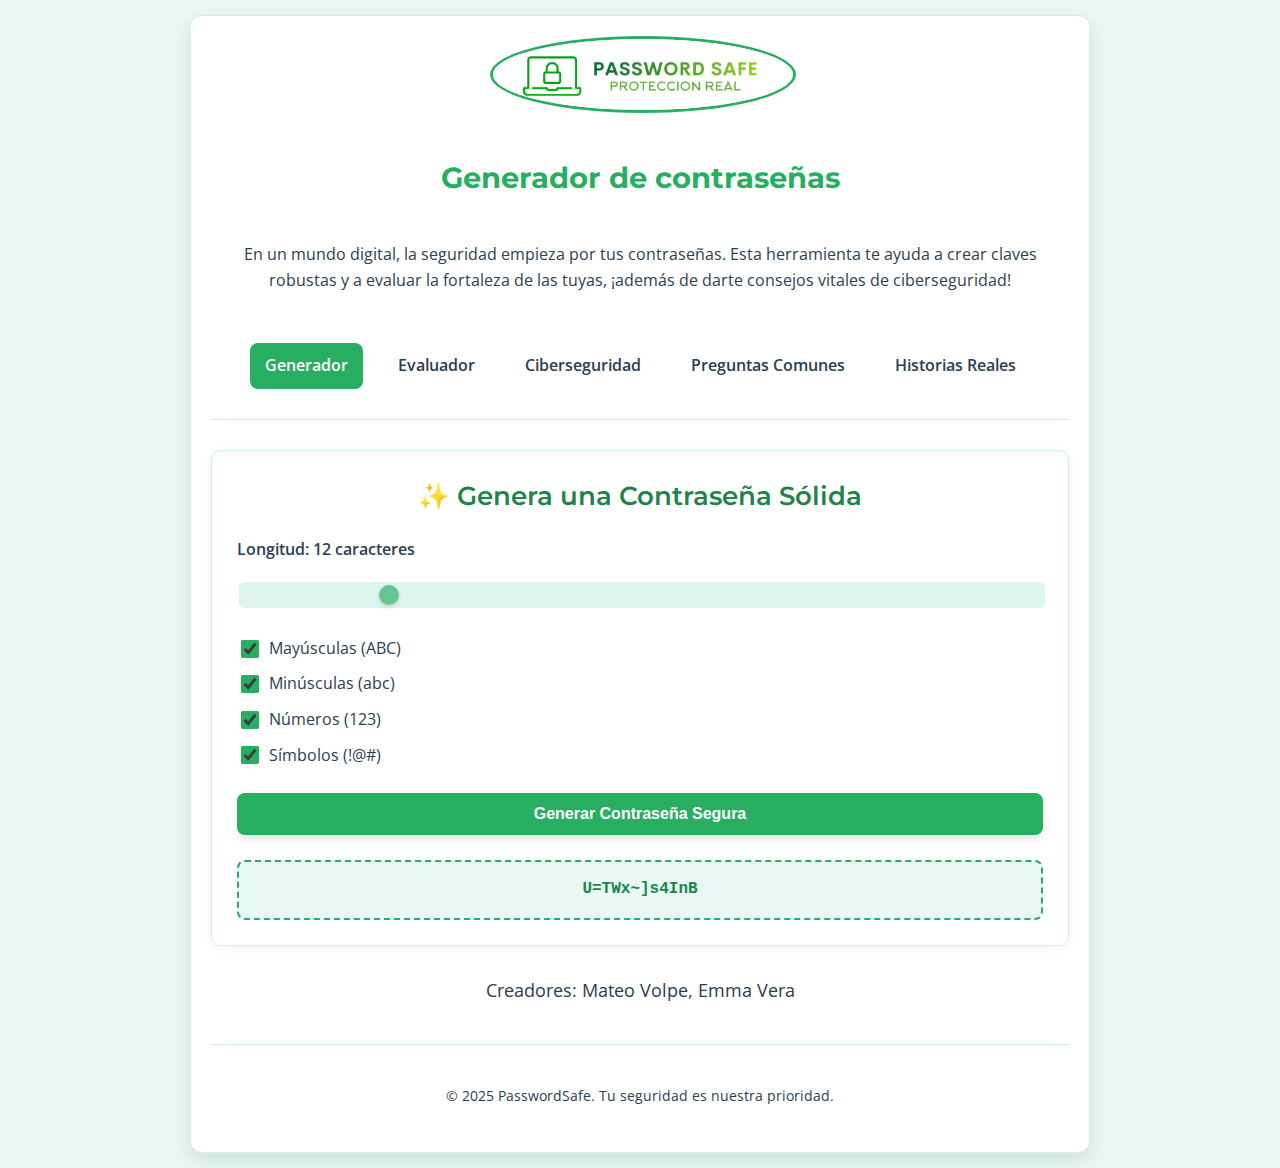
<file: index.html>
<!DOCTYPE html>
<html lang="es">
<head>
    <meta charset="UTF-8">
    <meta name="viewport" content="width=device-width, initial-scale=1.0">
    <title>PasswordSafe - Generador</title>
    <link rel="stylesheet" href="style.css">
    <link href="https://fonts.googleapis.com/css2?family=Montserrat:wght@400;700&family=Open+Sans:wght@400;600&display=swap" rel="stylesheet">
</head>
<body>
    <div class="container">
        <div class="header">
            <div class="logo">
                <img src="logopassword.png" alt="Logo de PasswordSafe" width="1200px" height="800px">
            </div>
            <h1>Generador de contraseñas</h1>
            <p>En un mundo digital, la seguridad empieza por tus contraseñas. Esta herramienta te ayuda a crear claves robustas y a evaluar la fortaleza de las tuyas, ¡además de darte consejos vitales de ciberseguridad!</p>
        </div>

        <nav class="nav">
            <a href="index.html" class="active">Generador</a>
            <a href="evaluador.html">Evaluador</a>
            <a href="ciberseguridad.html">Ciberseguridad</a>
            <a href="preguntas-comunes.html">Preguntas Comunes</a>
            <a href="historias-reales.html">Historias Reales</a>
        </nav>

        <hr>

        <div class="page-content">
            <div class="section">
                <h2 class="section-title">✨ Genera una Contraseña Sólida</h2>
                <div class="form-group">
                    <label for="passwordLength">Longitud: <span id="lengthValue">12</span> caracteres</label>
                    <input type="range" id="passwordLength" min="8" max="32" value="12">
                </div>
                <div class="checkbox-group">
                    <label><input type="checkbox" id="includeUppercase" checked> Mayúsculas (ABC)</label>
                    <label><input type="checkbox" id="includeLowercase" checked> Minúsculas (abc)</label>
                    <label><input type="checkbox" id="includeNumbers" checked> Números (123)</label>
                    <label><input type="checkbox" id="includeSymbols" checked> Símbolos (!@#)</label>
                </div>
                <button class="gen-button" onclick="generatePassword()">Generar Contraseña Segura</button>
                <div id="generatedPassword">Tu contraseña segura aparecerá aquí</div>
            </div>
        </div>

        <div class="creators">
            <p>Creadores: Mateo Volpe, Emma Vera</p>
        </div>

        <footer>
            <p>&copy; 2025 PasswordSafe. Tu seguridad es nuestra prioridad.</p>
        </footer>
    </div>

    <script>
        const lengthSlider = document.getElementById('passwordLength');
        const lengthValueSpan = document.getElementById('lengthValue');
        const generatedPasswordDiv = document.getElementById('generatedPassword');
        const uppercaseChars = 'ABCDEFGHIJKLMNOPQRSTUVWXYZ';
        const lowercaseChars = 'abcdefghijklmnopqrstuvwxyz';
        const numberChars = '0123456789';
        const symbolChars = '!@#$%^&*()_+~`|}{[]:;?><,./-=';

        lengthSlider.addEventListener('input', () => {
            lengthValueSpan.textContent = lengthSlider.value;
        });

        function generatePassword() {
            const length = lengthSlider.value;
            let characters = '';
            let password = '';
            const includeUppercase = document.getElementById('includeUppercase').checked;
            const includeLowercase = document.getElementById('includeLowercase').checked;
            const includeNumbers = document.getElementById('includeNumbers').checked;
            const includeSymbols = document.getElementById('includeSymbols').checked;

            if (includeUppercase) characters += uppercaseChars;
            if (includeLowercase) characters += lowercaseChars;
            if (includeNumbers) characters += numberChars;
            if (includeSymbols) characters += symbolChars;

            if (characters.length === 0) {
                generatedPasswordDiv.textContent = '¡Activa al menos una opción para generar!';
                return;
            }

            if (includeUppercase) password += uppercaseChars[Math.floor(Math.random() * uppercaseChars.length)];
            if (includeLowercase) password += lowercaseChars[Math.floor(Math.random() * lowercaseChars.length)];
            if (includeNumbers) password += numberChars[Math.floor(Math.random() * numberChars.length)];
            if (includeSymbols) password += symbolChars[Math.floor(Math.random() * symbolChars.length)];

            for (let i = password.length; i < length; i++) {
                password += characters[Math.floor(Math.random() * characters.length)];
            }

            password = password.split('').sort(() => 0.5 - Math.random()).join('');
            generatedPasswordDiv.textContent = password;
        }

        document.addEventListener('DOMContentLoaded', () => {
            generatePassword();
        });
    </script>
</body>
</html>
</file>
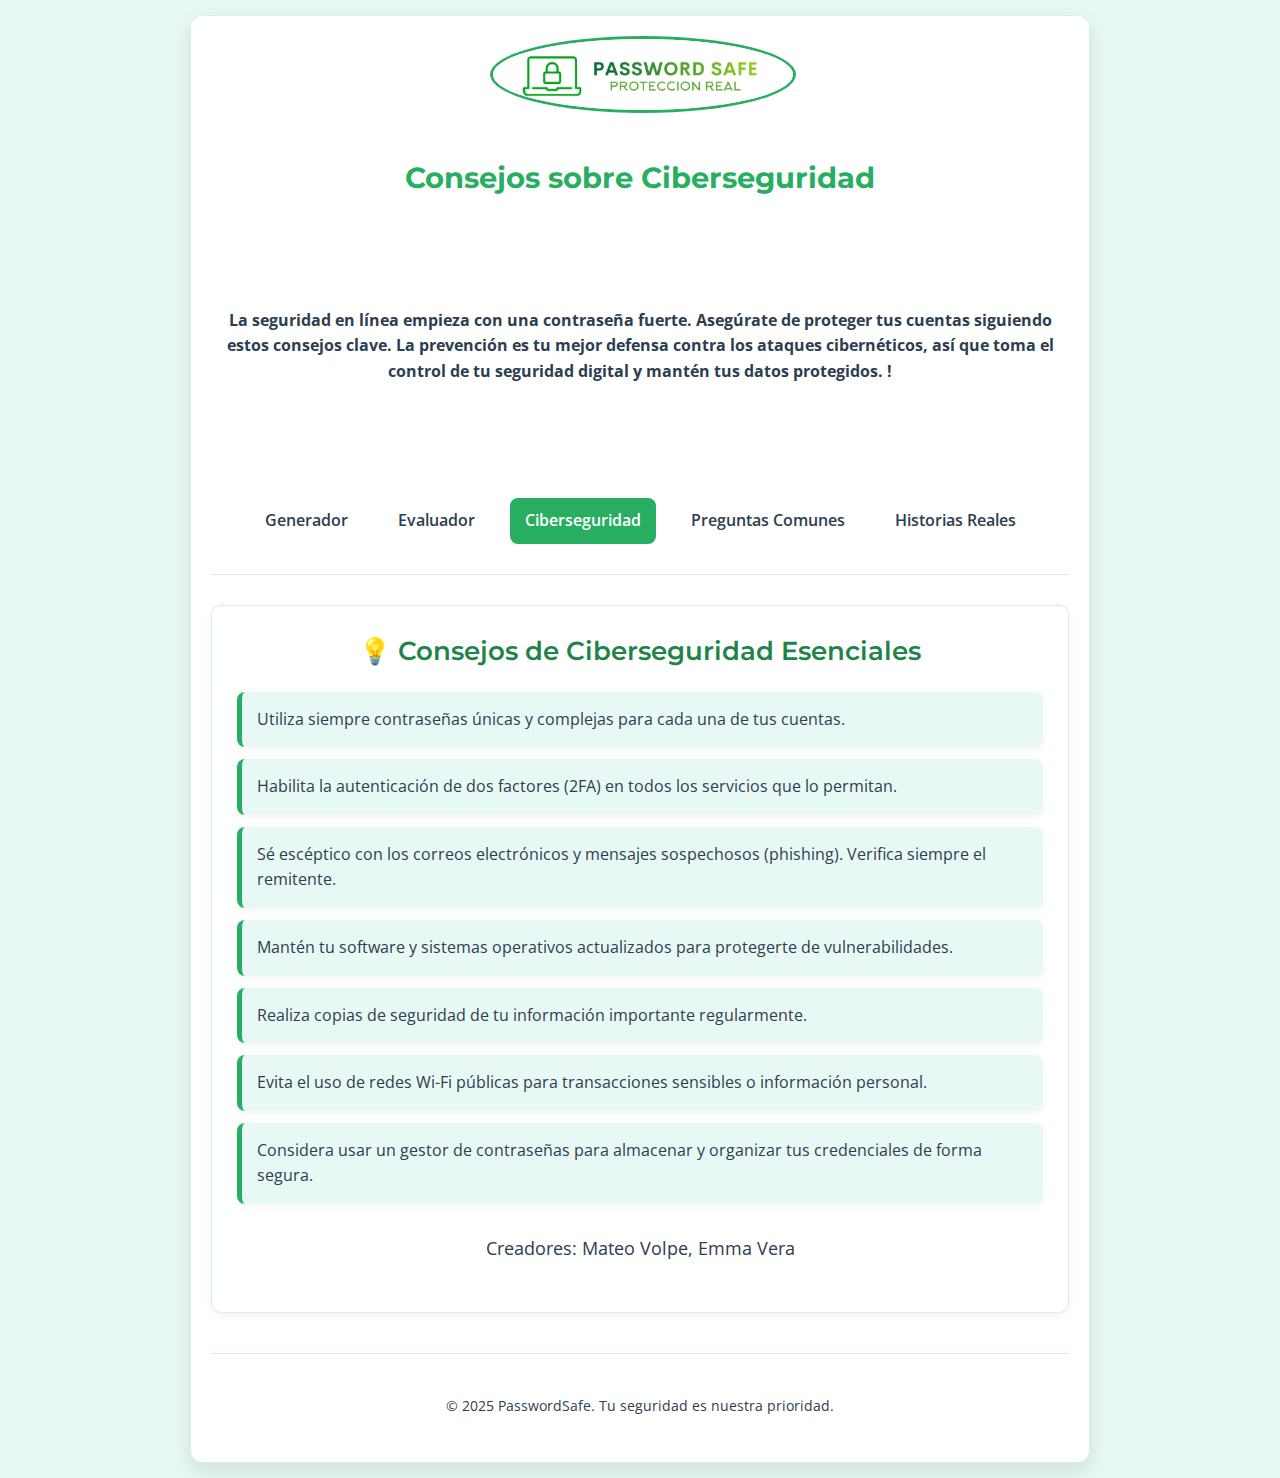
<file: ciberseguridad.html>
<!DOCTYPE html>
<html lang="es">
<head>
    <meta charset="UTF-8">
    <meta name="viewport" content="width=device-width, initial-scale=1.0">
    <title>PasswordSafe - Ciberseguridad</title>
    <link rel="stylesheet" href="style.css">
    <link href="https://fonts.googleapis.com/css2?family=Montserrat:wght@400;700&family=Open+Sans:wght@400;600&display=swap" rel="stylesheet">
</head>
<body>
    <div class="container">
        <div class="header">
            <div class="logo">
                <img src="logopassword.png" alt="Logo de PasswordSafe" width="1200px" height="800px">
            </div>
            <h1>Consejos sobre Ciberseguridad<h1> 
             <h4>
            <p>La seguridad en línea empieza con una contraseña fuerte. Asegúrate de proteger tus cuentas siguiendo estos consejos clave. La prevención es tu mejor defensa contra los ataques cibernéticos, así que toma el control de tu seguridad digital y mantén tus datos protegidos.

!</p>
<h4>
        </div>

        <nav class="nav">
            <a href="index.html">Generador</a>
            <a href="evaluador.html">Evaluador</a>
            <a href="ciberseguridad.html" class="active">Ciberseguridad</a>
            <a href="preguntas-comunes.html">Preguntas Comunes</a>
             <a href="historias-reales.html">Historias Reales</a>
        </nav>

        <hr>

        <div class="page-content">
            <div class="section">
                <h2 class="section-title">💡 Consejos de Ciberseguridad Esenciales</h2>
                <ul class="tips-list">
                    <li>Utiliza siempre contraseñas únicas y complejas para cada una de tus cuentas.</li>
                    <li>Habilita la autenticación de dos factores (2FA) en todos los servicios que lo permitan.</li>
                    <li>Sé escéptico con los correos electrónicos y mensajes sospechosos (phishing). Verifica siempre el remitente.</li>
                    <li>Mantén tu software y sistemas operativos actualizados para protegerte de vulnerabilidades.</li>
                    <li>Realiza copias de seguridad de tu información importante regularmente.</li>
                    <li>Evita el uso de redes Wi-Fi públicas para transacciones sensibles o información personal.</li>
                    <li>Considera usar un gestor de contraseñas para almacenar y organizar tus credenciales de forma segura.</li>
                </ul>
                <div class="creators">
                    <p>Creadores: Mateo Volpe, Emma Vera </p>
                </div>
            </div>
        </div>

        <footer>
            <p>&copy; 2025 PasswordSafe. Tu seguridad es nuestra prioridad.</p>
        </footer>
    </div>
</body>
</html>
</file>
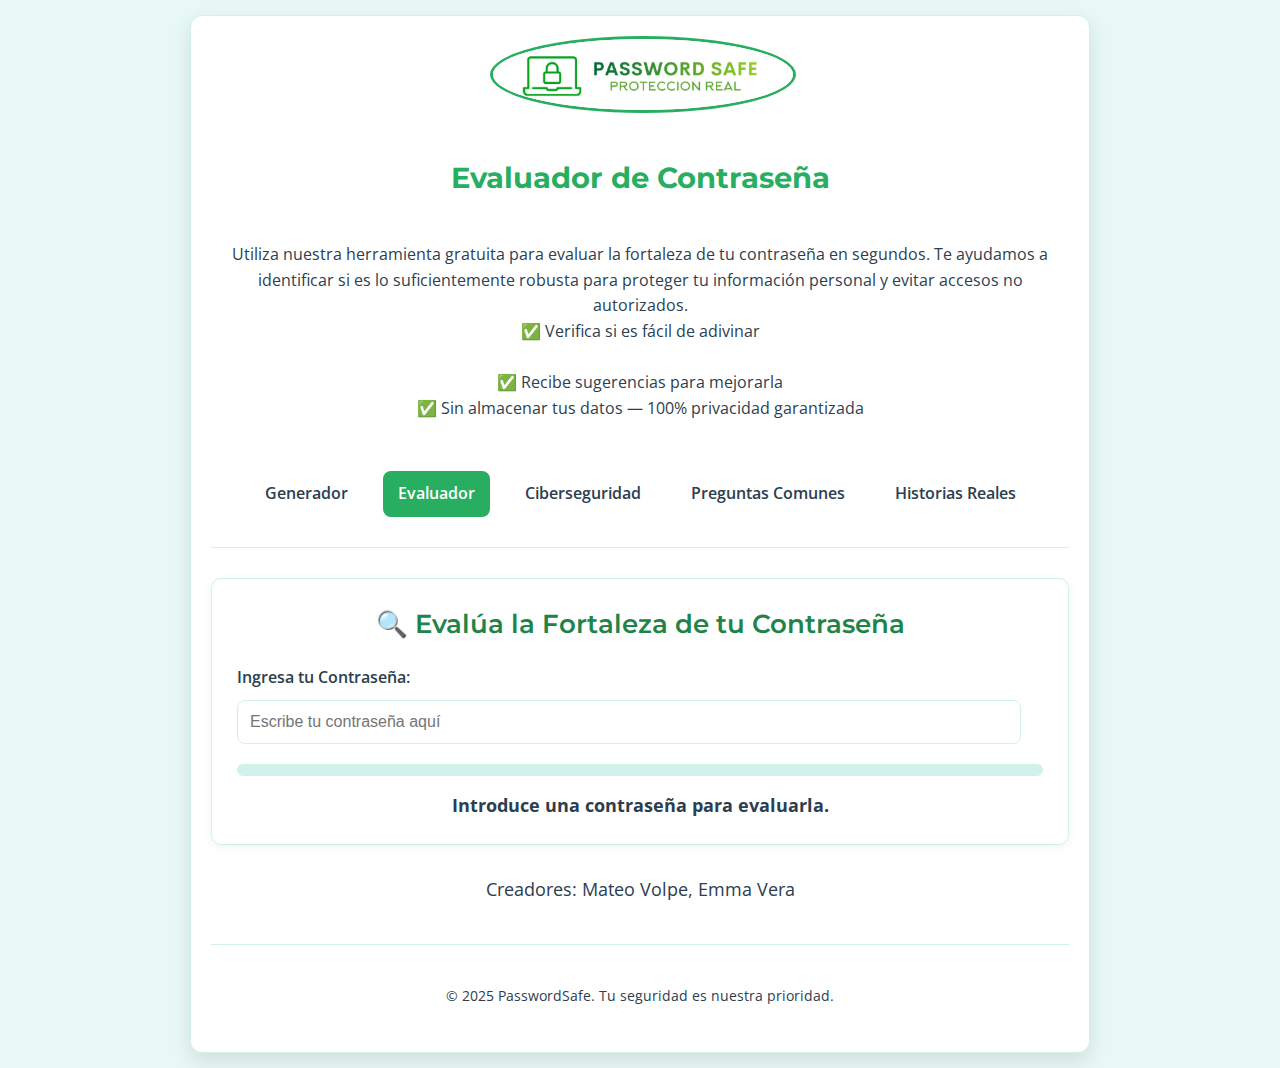
<file: evaluador.html>
<!DOCTYPE html>
<html lang="es">
<head>
    <meta charset="UTF-8">
    <meta name="viewport" content="width=device-width, initial-scale=1.0">
    <title>PasswordSafe - Evaluador</title>
    <link rel="stylesheet" href="style.css">
    <link href="https://fonts.googleapis.com/css2?family=Montserrat:wght@400;700&family=Open+Sans:wght@400;600&display=swap" rel="stylesheet">
</head>
<body>
    <div class="container">
        <div class="header">
            <div class="logo">
                <img src="logopassword.png" alt="Logo de PasswordSafe" width="1200px" height="800px">
            </div>
            <h1>Evaluador de Contraseña</h1>
            <p>Utiliza nuestra herramienta gratuita para evaluar la fortaleza de tu contraseña en segundos. Te ayudamos a identificar si es lo suficientemente robusta para proteger tu información personal y evitar accesos no autorizados.
<br>
✅ Verifica si es fácil de adivinar <br>
<br>
✅ Recibe sugerencias para mejorarla
<br>
✅ Sin almacenar tus datos — 100% privacidad garantizada
        </div>

        <nav class="nav">
            <a href="index.html">Generador</a>
            <a href="evaluador.html" class="active">Evaluador</a>
            <a href="ciberseguridad.html">Ciberseguridad</a>
            <a href="preguntas-comunes.html">Preguntas Comunes</a>
             <a href="historias-reales.html">Historias Reales</a>
        
        </nav>

        <hr>

        <div class="page-content">
            <div class="section">
                <h2 class="section-title">🔍 Evalúa la Fortaleza de tu Contraseña</h2>
                <div class="form-group">
                    <label for="userPassword">Ingresa tu Contraseña:</label>
                    <input type="text" id="userPassword" placeholder="Escribe tu contraseña aquí" onkeyup="evaluatePassword()">
                </div>
                <div id="strengthIndicator">
                    <div id="strengthProgressBar"></div>
                </div>
                <div id="strengthText">Introduce una contraseña para evaluarla.</div>
            </div>
        </div>
        
        <div class="creators">
            <p>Creadores: Mateo Volpe, Emma Vera </p>
        </div>

        <footer>
            <p>&copy; 2025 PasswordSafe. Tu seguridad es nuestra prioridad.</p>
        </footer>
    </div>

    <script>
        const userPasswordInput = document.getElementById('userPassword');
        const strengthIndicatorDiv = document.getElementById('strengthIndicator');
        const strengthProgressBarDiv = document.getElementById('strengthProgressBar');
        const strengthTextDiv = document.getElementById('strengthText');

        function evaluatePassword() {
            const password = userPasswordInput.value;
            let score = 0;
            let text = 'Introduce una contraseña para evaluarla.';
            let indicatorClass = '';
            let progressWidth = 0;

            if (password.length > 0) {
                if (password.length >= 8) score += 1;
                if (password.length >= 12) score += 1;
                if (password.length >= 16) score += 1;
                if (password.length >= 20) score += 1;
                if (password.match(/[A-Z]/)) score += 1;
                if (password.match(/[a-z]/)) score += 1;
                if (password.match(/[0-9]/)) score += 1;
                if (password.match(/[^A-Za-z0-9]/)) score += 1;

                let uniqueCharTypes = 0;
                if (password.match(/[A-Z]/)) uniqueCharTypes++;
                if (password.match(/[a-z]/)) uniqueCharTypes++;
                if (password.match(/[0-9]/)) uniqueCharTypes++;
                if (password.match(/[^A-Za-z0-9]/)) uniqueCharTypes++;
                if (uniqueCharTypes >= 3) score += 1;
                if (uniqueCharTypes === 4) score += 1;

                if (score <= 3) {
                    text = 'Débil 😟';
                    indicatorClass = 'strength-weak';
                    progressWidth = (score / 10) * 100;
                } else if (score <= 6) {
                    text = 'Media 🤔';
                    indicatorClass = 'strength-medium';
                    progressWidth = (score / 10) * 100;
                } else {
                    text = '¡Fuerte! 💪';
                    indicatorClass = 'strength-strong';
                    progressWidth = (score / 10) * 100;
                }
            }

            strengthTextDiv.textContent = text;
            strengthIndicatorDiv.className = '';
            strengthIndicatorDiv.classList.add(indicatorClass);
            strengthProgressBarDiv.style.width = Math.min(progressWidth, 100) + '%';
        }
    </script>
</body>
</html>
</file>
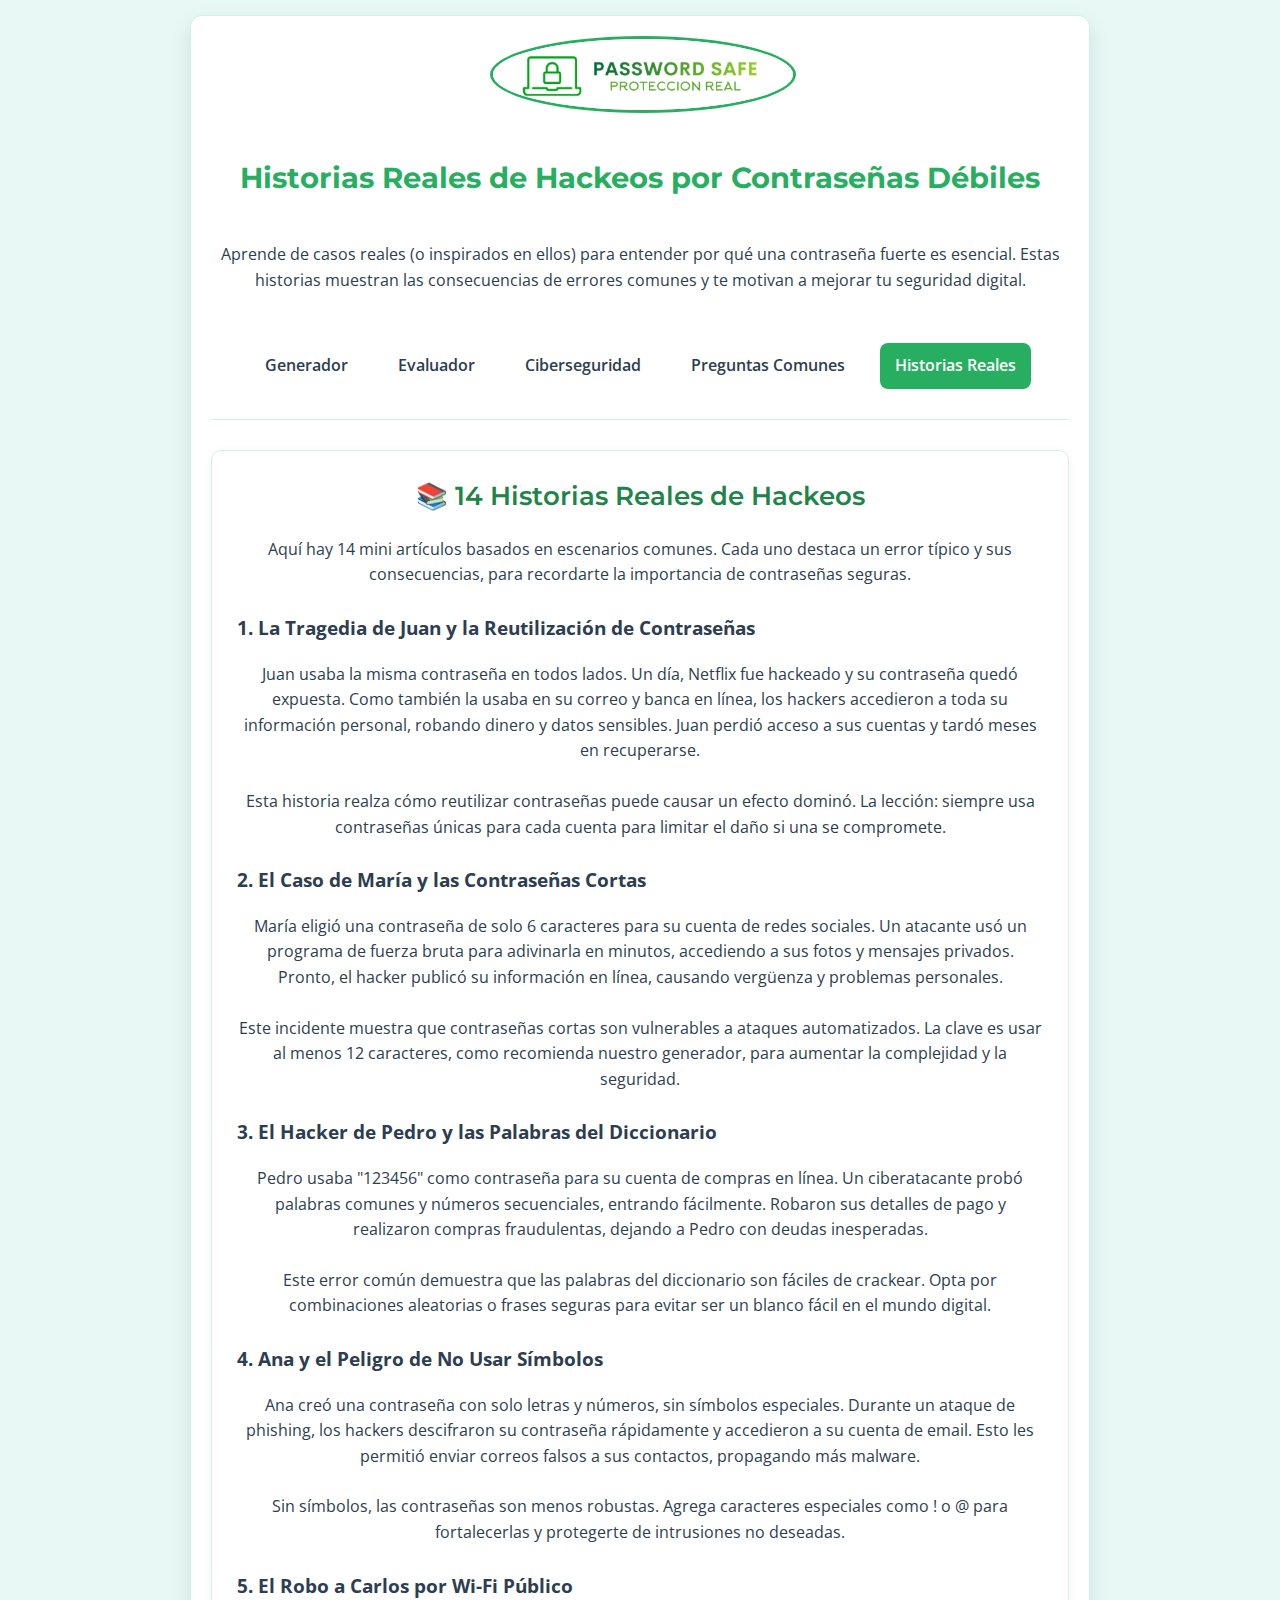
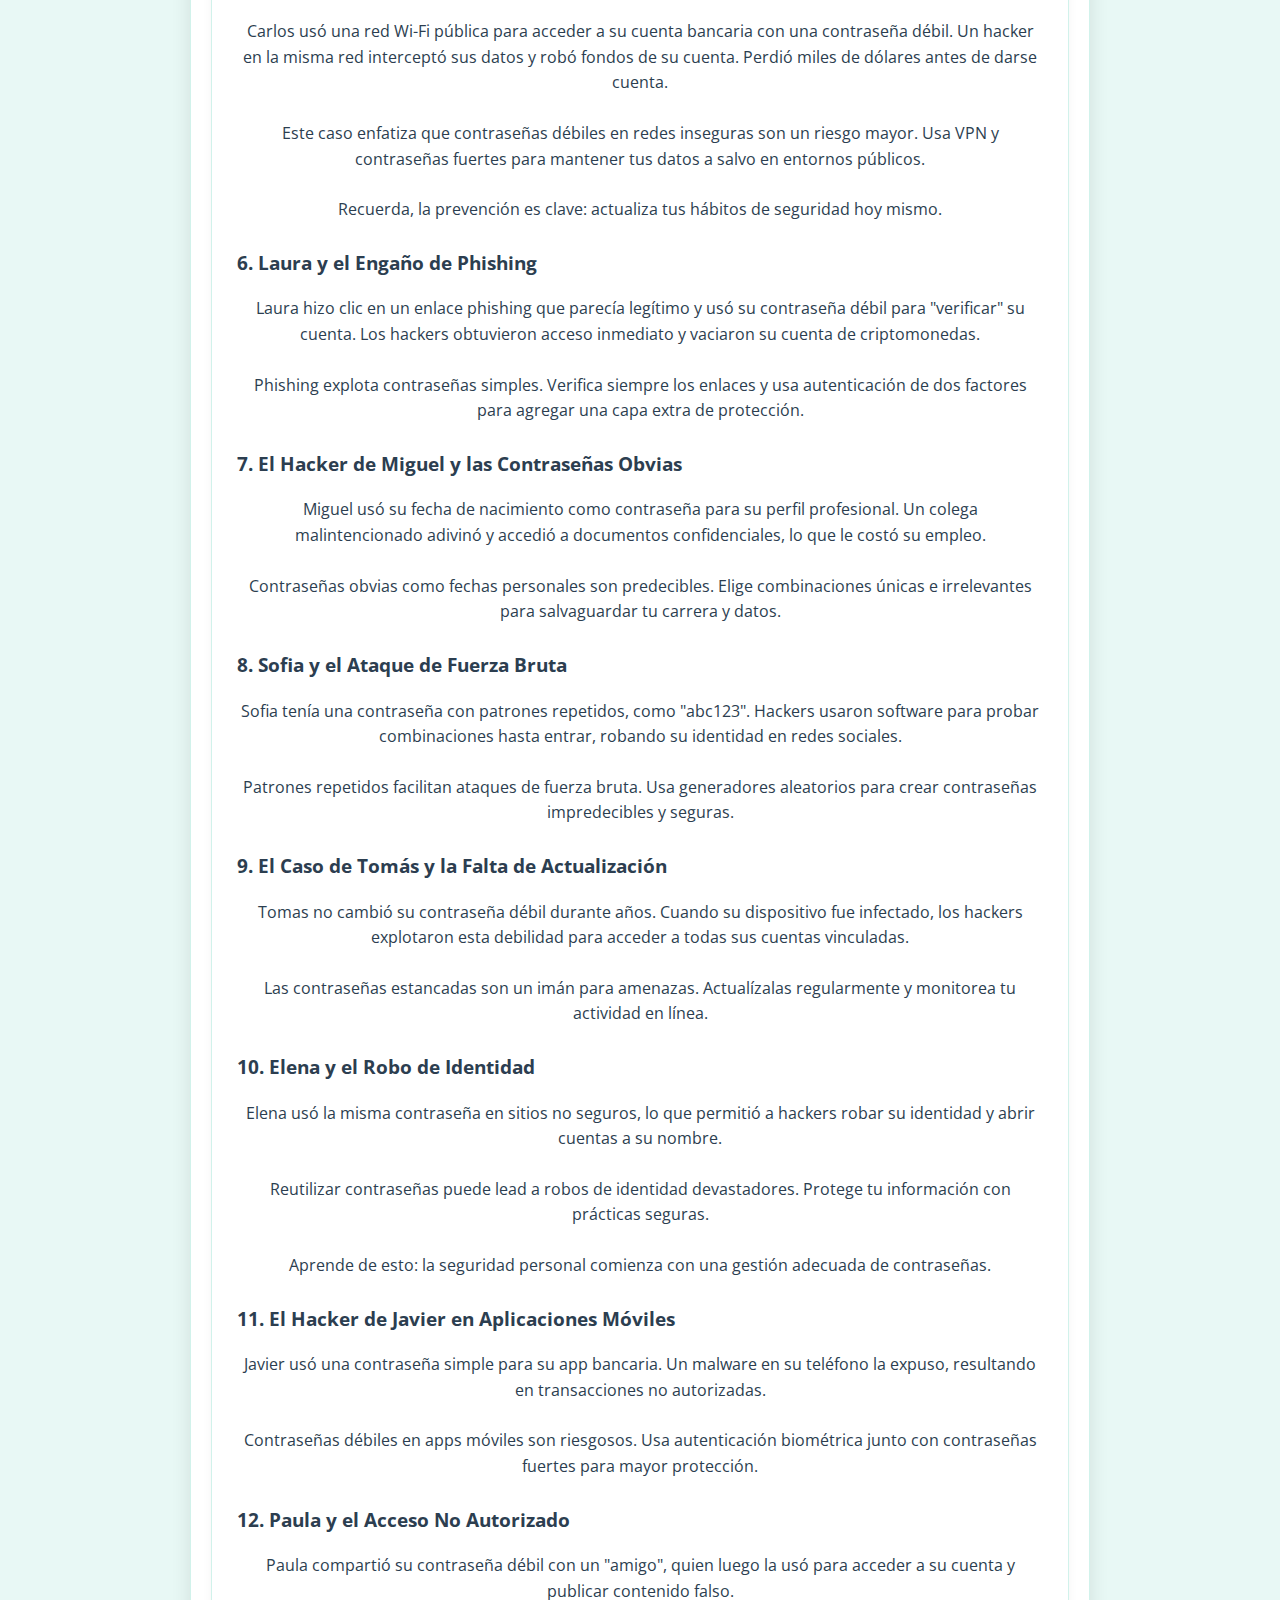
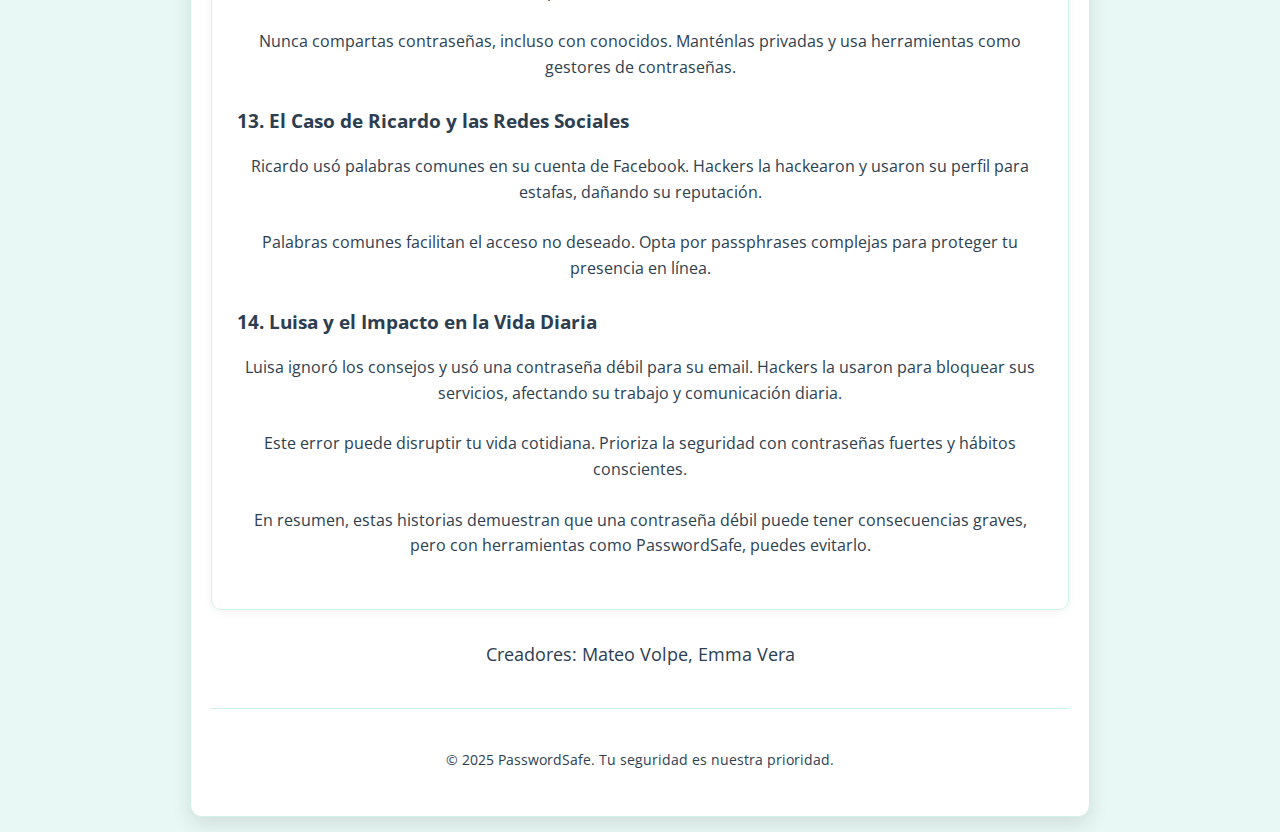
<file: historias-reales.html>
<!DOCTYPE html>
<html lang="es">
<head>
    <meta charset="UTF-8">
    <meta name="viewport" content="width=device-width, initial-scale=1.0">
    <title>PasswordSafe - Historias Reales de Hackeos</title>
    <link rel="stylesheet" href="style.css">
    <link href="https://fonts.googleapis.com/css2?family=Montserrat:wght@400;700&family=Open+Sans:wght@400;600&display=swap" rel="stylesheet">
</head>
<body>
    <div class="container">
        <div class="header">
            <div class="logo">
                <img src="logopassword.png" alt="Logo de PasswordSafe" width="1200px" height="800px">
            </div>
            <h1>Historias Reales de Hackeos por Contraseñas Débiles</h1>
            <p>Aprende de casos reales (o inspirados en ellos) para entender por qué una contraseña fuerte es esencial. Estas historias muestran las consecuencias de errores comunes y te motivan a mejorar tu seguridad digital.</p>
        </div>

        <nav class="nav">
            <a href="index.html">Generador</a>
            <a href="evaluador.html">Evaluador</a>
            <a href="ciberseguridad.html">Ciberseguridad</a>
            <a href="preguntas-comunes.html">Preguntas Comunes</a>
            <a href="historias-reales.html" class="active">Historias Reales</a>
        </nav>

        <hr>

        <div class="page-content">
            <div class="section">
                <h2 class="section-title">📚 14 Historias Reales de Hackeos</h2>
                <p>Aquí hay 14 mini artículos basados en escenarios comunes. Cada uno destaca un error típico y sus consecuencias, para recordarte la importancia de contraseñas seguras.</p>
                
                <div class="story">
                    <h3>1. La Tragedia de Juan y la Reutilización de Contraseñas</h3>
                    <p>Juan usaba la misma contraseña en todos lados. Un día, Netflix fue hackeado y su contraseña quedó expuesta. Como también la usaba en su correo y banca en línea, los hackers accedieron a toda su información personal, robando dinero y datos sensibles. Juan perdió acceso a sus cuentas y tardó meses en recuperarse.</p>
                    <p>Esta historia realza cómo reutilizar contraseñas puede causar un efecto dominó. La lección: siempre usa contraseñas únicas para cada cuenta para limitar el daño si una se compromete.</p>
                </div>
                
                <div class="story">
                    <h3>2. El Caso de María y las Contraseñas Cortas</h3>
                    <p>María eligió una contraseña de solo 6 caracteres para su cuenta de redes sociales. Un atacante usó un programa de fuerza bruta para adivinarla en minutos, accediendo a sus fotos y mensajes privados. Pronto, el hacker publicó su información en línea, causando vergüenza y problemas personales.</p>
                    <p>Este incidente muestra que contraseñas cortas son vulnerables a ataques automatizados. La clave es usar al menos 12 caracteres, como recomienda nuestro generador, para aumentar la complejidad y la seguridad.</p>
                </div>
                
                <div class="story">
                    <h3>3. El Hacker de Pedro y las Palabras del Diccionario</h3>
                    <p>Pedro usaba "123456" como contraseña para su cuenta de compras en línea. Un ciberatacante probó palabras comunes y números secuenciales, entrando fácilmente. Robaron sus detalles de pago y realizaron compras fraudulentas, dejando a Pedro con deudas inesperadas.</p>
                    <p>Este error común demuestra que las palabras del diccionario son fáciles de crackear. Opta por combinaciones aleatorias o frases seguras para evitar ser un blanco fácil en el mundo digital.</p>
                </div>
                
                <div class="story">
                    <h3>4. Ana y el Peligro de No Usar Símbolos</h3>
                    <p>Ana creó una contraseña con solo letras y números, sin símbolos especiales. Durante un ataque de phishing, los hackers descifraron su contraseña rápidamente y accedieron a su cuenta de email. Esto les permitió enviar correos falsos a sus contactos, propagando más malware.</p>
                    <p>Sin símbolos, las contraseñas son menos robustas. Agrega caracteres especiales como ! o @ para fortalecerlas y protegerte de intrusiones no deseadas.</p>
                </div>
                
                <div class="story">
                    <h3>5. El Robo a Carlos por Wi-Fi Público</h3>
                    <p>Carlos usó una red Wi-Fi pública para acceder a su cuenta bancaria con una contraseña débil. Un hacker en la misma red interceptó sus datos y robó fondos de su cuenta. Perdió miles de dólares antes de darse cuenta.</p>
                    <p>Este caso enfatiza que contraseñas débiles en redes inseguras son un riesgo mayor. Usa VPN y contraseñas fuertes para mantener tus datos a salvo en entornos públicos.</p>
                    <p>Recuerda, la prevención es clave: actualiza tus hábitos de seguridad hoy mismo.</p>
                </div>
                
                <div class="story">
                    <h3>6. Laura y el Engaño de Phishing</h3>
                    <p>Laura hizo clic en un enlace phishing que parecía legítimo y usó su contraseña débil para "verificar" su cuenta. Los hackers obtuvieron acceso inmediato y vaciaron su cuenta de criptomonedas.</p>
                    <p>Phishing explota contraseñas simples. Verifica siempre los enlaces y usa autenticación de dos factores para agregar una capa extra de protección.</p>
                </div>
                
                <div class="story">
                    <h3>7. El Hacker de Miguel y las Contraseñas Obvias</h3>
                    <p>Miguel usó su fecha de nacimiento como contraseña para su perfil profesional. Un colega malintencionado adivinó y accedió a documentos confidenciales, lo que le costó su empleo.</p>
                    <p>Contraseñas obvias como fechas personales son predecibles. Elige combinaciones únicas e irrelevantes para salvaguardar tu carrera y datos.</p>
                </div>
                
                <div class="story">
                    <h3>8. Sofia y el Ataque de Fuerza Bruta</h3>
                    <p>Sofia tenía una contraseña con patrones repetidos, como "abc123". Hackers usaron software para probar combinaciones hasta entrar, robando su identidad en redes sociales.</p>
                    <p>Patrones repetidos facilitan ataques de fuerza bruta. Usa generadores aleatorios para crear contraseñas impredecibles y seguras.</p>
                </div>
                
                <div class="story">
                    <h3>9. El Caso de Tomás y la Falta de Actualización</h3>
                    <p>Tomas no cambió su contraseña débil durante años. Cuando su dispositivo fue infectado, los hackers explotaron esta debilidad para acceder a todas sus cuentas vinculadas.</p>
                    <p>Las contraseñas estancadas son un imán para amenazas. Actualízalas regularmente y monitorea tu actividad en línea.</p>
                </div>
                
                <div class="story">
                    <h3>10. Elena y el Robo de Identidad</h3>
                    <p>Elena usó la misma contraseña en sitios no seguros, lo que permitió a hackers robar su identidad y abrir cuentas a su nombre.</p>
                    <p>Reutilizar contraseñas puede lead a robos de identidad devastadores. Protege tu información con prácticas seguras.</p>
                    <p>Aprende de esto: la seguridad personal comienza con una gestión adecuada de contraseñas.</p>
                </div>
                
                <div class="story">
                    <h3>11. El Hacker de Javier en Aplicaciones Móviles</h3>
                    <p>Javier usó una contraseña simple para su app bancaria. Un malware en su teléfono la expuso, resultando en transacciones no autorizadas.</p>
                    <p>Contraseñas débiles en apps móviles son riesgosos. Usa autenticación biométrica junto con contraseñas fuertes para mayor protección.</p>
                </div>
                
                <div class="story">
                    <h3>12. Paula y el Acceso No Autorizado</h3>
                    <p>Paula compartió su contraseña débil con un "amigo", quien luego la usó para acceder a su cuenta y publicar contenido falso.</p>
                    <p>Nunca compartas contraseñas, incluso con conocidos. Manténlas privadas y usa herramientas como gestores de contraseñas.</p>
                </div>
                
                <div class="story">
                    <h3>13. El Caso de Ricardo y las Redes Sociales</h3>
                    <p>Ricardo usó palabras comunes en su cuenta de Facebook. Hackers la hackearon y usaron su perfil para estafas, dañando su reputación.</p>
                    <p>Palabras comunes facilitan el acceso no deseado. Opta por passphrases complejas para proteger tu presencia en línea.</p>
                </div>
                
                <div class="story">
                    <h3>14. Luisa y el Impacto en la Vida Diaria</h3>
                    <p>Luisa ignoró los consejos y usó una contraseña débil para su email. Hackers la usaron para bloquear sus servicios, afectando su trabajo y comunicación diaria.</p>
                    <p>Este error puede disruptir tu vida cotidiana. Prioriza la seguridad con contraseñas fuertes y hábitos conscientes.</p>
                    <p>En resumen, estas historias demuestran que una contraseña débil puede tener consecuencias graves, pero con herramientas como PasswordSafe, puedes evitarlo.</p>
                </div>
            </div>
        </div>

        <div class="creators">
            <p>Creadores: Mateo Volpe, Emma Vera</p>
        </div>

        <footer>
            <p>&copy; 2025 PasswordSafe. Tu seguridad es nuestra prioridad.</p>
        </footer>
    </div>
</body>
</html>
</file>
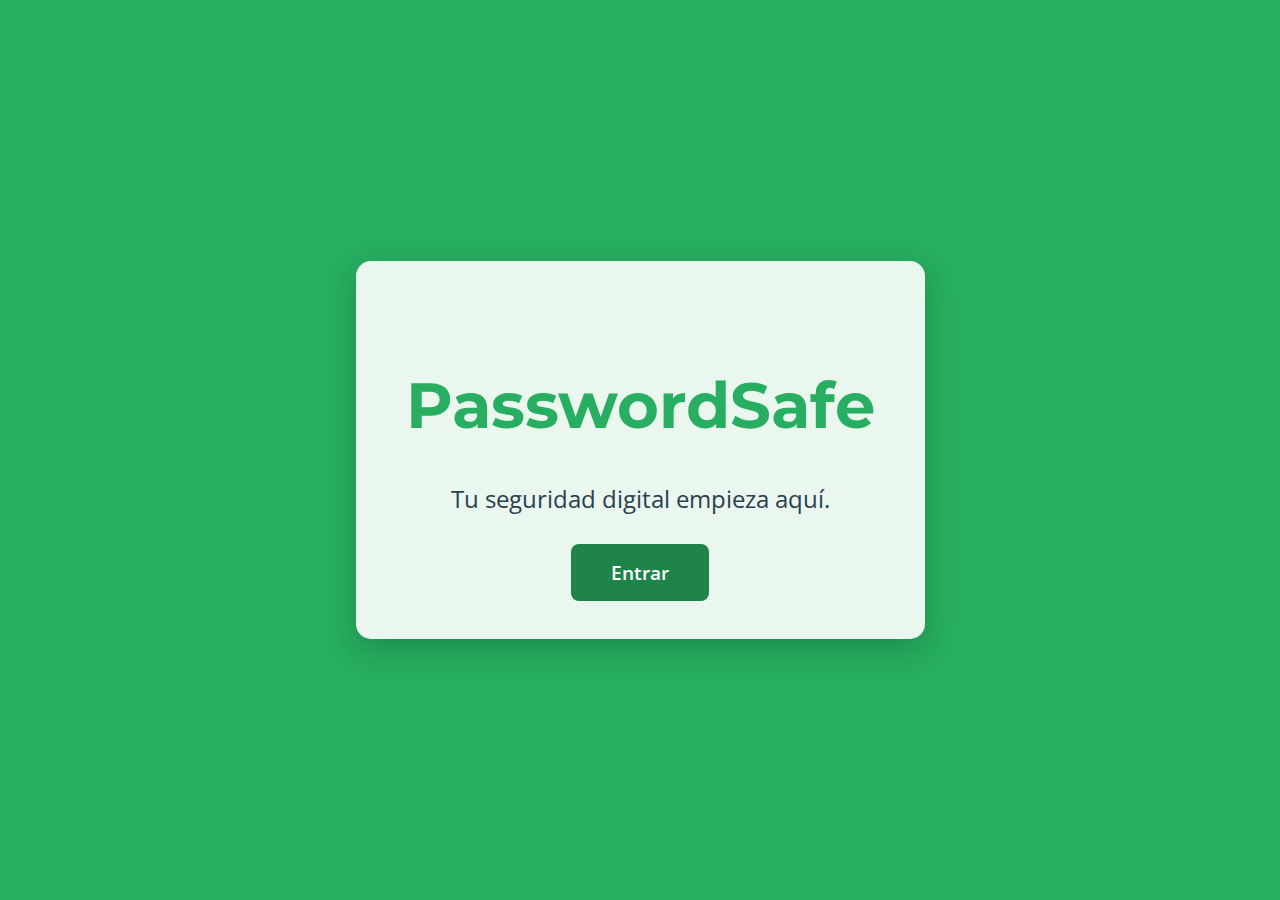
<file: portada.html>
<!DOCTYPE html>
<html lang="es">
<head>
    <meta charset="UTF-8">
    <meta name="viewport" content="width=device-width, initial-scale=1.0">
    <title>PasswordSafe - Bienvenido</title>
    <link rel="stylesheet" href="style.css">
    <link href="https://fonts.googleapis.com/css2?family=Montserrat:wght@400;700&family=Open+Sans:wght@400;600&display=swap" rel="stylesheet">
</head>
<body class="portada-body">
    <div class="portada-container">
        <h1 class="portada-title">PasswordSafe</h1>
        <p class="portada-subtitle">Tu seguridad digital empieza aquí.</p>
        <a href="index.html" class="portada-button">Entrar</a>
    </div>
</body>
</html>
</file>
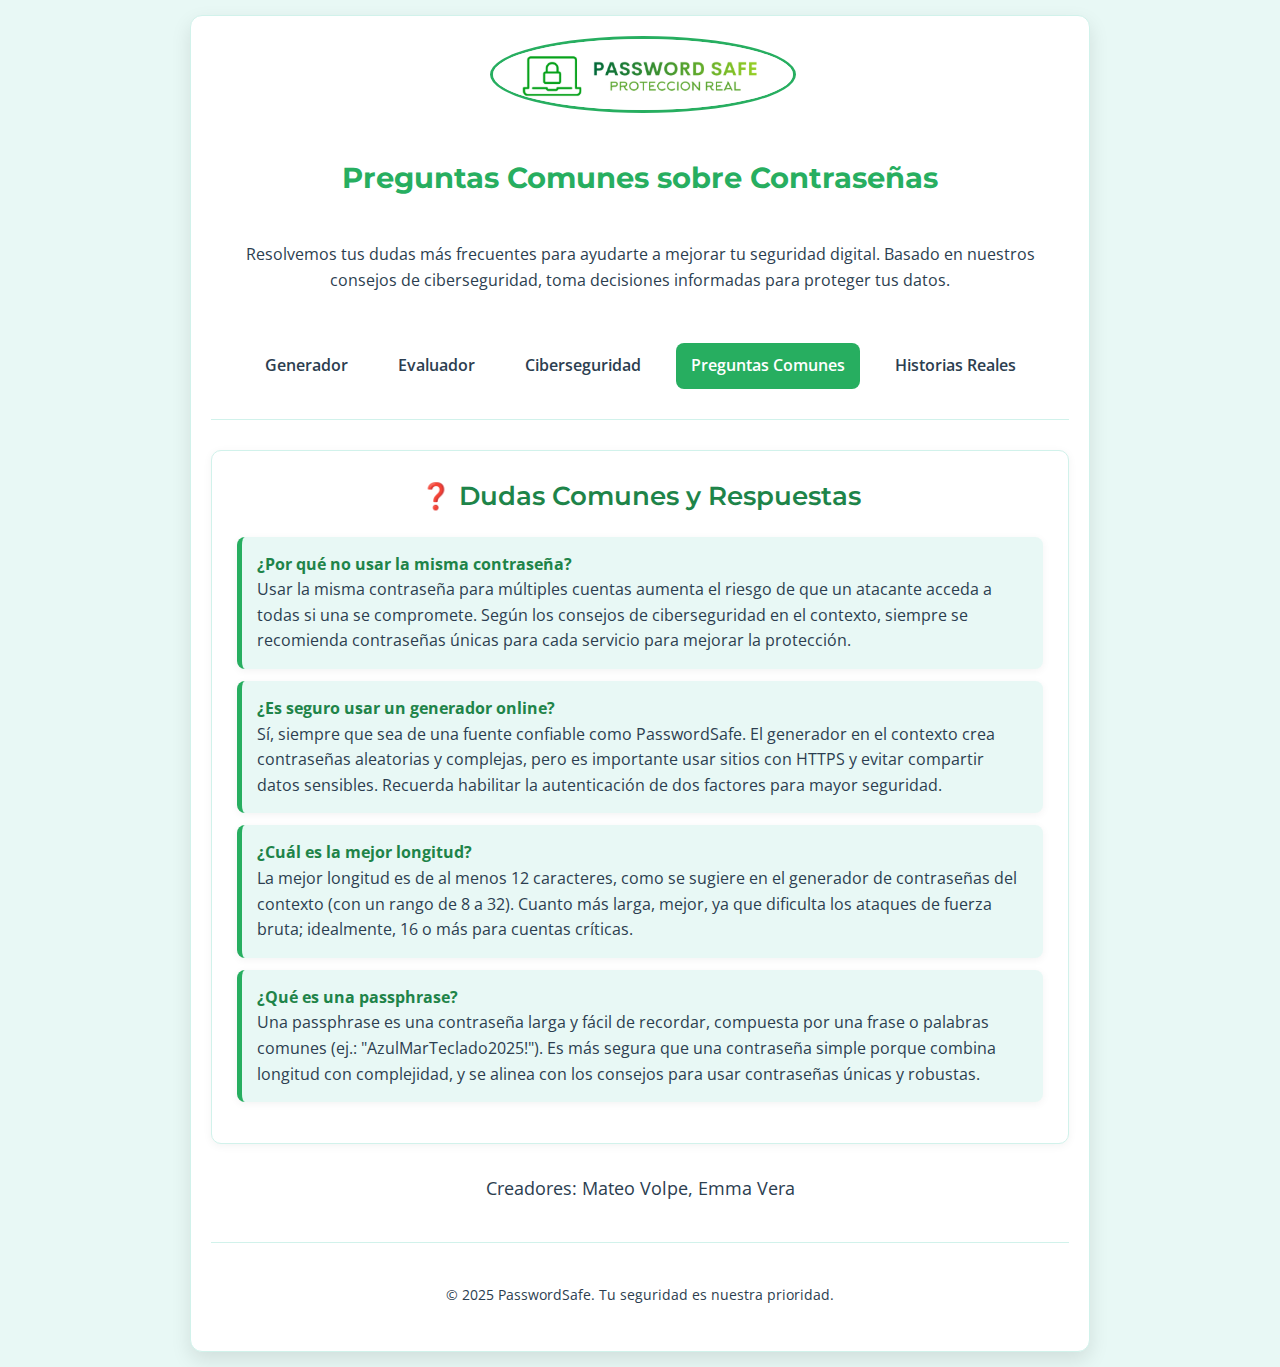
<file: preguntas-comunes.html>
<!DOCTYPE html>
<html lang="es">
<head>
    <meta charset="UTF-8">
    <meta name="viewport" content="width=device-width, initial-scale=1.0">
    <title>PasswordSafe - Preguntas Comunes</title>
    <link rel="stylesheet" href="style.css">
    <link href="https://fonts.googleapis.com/css2?family=Montserrat:wght@400;700&family=Open+Sans:wght@400;600&display=swap" rel="stylesheet">
</head>
<body>
    <div class="container">
        <div class="header">
            <div class="logo">
                <img src="logopassword.png" alt="Logo de PasswordSafe" width="1200px" height="800px">
            </div>
            <h1>Preguntas Comunes sobre Contraseñas</h1>
            <p>Resolvemos tus dudas más frecuentes para ayudarte a mejorar tu seguridad digital. Basado en nuestros consejos de ciberseguridad, toma decisiones informadas para proteger tus datos.</p>
        </div>

        <nav class="nav">
            <a href="index.html">Generador</a>
            <a href="evaluador.html">Evaluador</a>
            <a href="ciberseguridad.html">Ciberseguridad</a>
            <a href="preguntas-comunes.html" class="active">Preguntas Comunes</a>
             <a href="historias-reales.html">Historias Reales</a>
        </nav>

        <hr>

        <div class="page-content">
            <div class="section">
                <h2 class="section-title">❓ Dudas Comunes y Respuestas</h2>
                <ul class="tips-list">
                    <li><strong>¿Por qué no usar la misma contraseña?</strong><br>Usar la misma contraseña para múltiples cuentas aumenta el riesgo de que un atacante acceda a todas si una se compromete. Según los consejos de ciberseguridad en el contexto, siempre se recomienda contraseñas únicas para cada servicio para mejorar la protección.</li>
                    <li><strong>¿Es seguro usar un generador online?</strong><br>Sí, siempre que sea de una fuente confiable como PasswordSafe. El generador en el contexto crea contraseñas aleatorias y complejas, pero es importante usar sitios con HTTPS y evitar compartir datos sensibles. Recuerda habilitar la autenticación de dos factores para mayor seguridad.</li>
                    <li><strong>¿Cuál es la mejor longitud?</strong><br>La mejor longitud es de al menos 12 caracteres, como se sugiere en el generador de contraseñas del contexto (con un rango de 8 a 32). Cuanto más larga, mejor, ya que dificulta los ataques de fuerza bruta; idealmente, 16 o más para cuentas críticas.</li>
                    <li><strong>¿Qué es una passphrase?</strong><br>Una passphrase es una contraseña larga y fácil de recordar, compuesta por una frase o palabras comunes (ej.: "AzulMarTeclado2025!"). Es más segura que una contraseña simple porque combina longitud con complejidad, y se alinea con los consejos para usar contraseñas únicas y robustas.</li>
                </ul>
            </div>
        </div>

        <div class="creators">
            <p>Creadores: Mateo Volpe, Emma Vera</p>
        </div>

        <footer>
            <p>&copy; 2025 PasswordSafe. Tu seguridad es nuestra prioridad.</p>
        </footer>
    </div>
</body>
</html>
</file>
<file: style.css>
:root {
    --color-primary-green: #27ae60;
    --color-secondary-green: #2ecc71;
    --color-light-green: #e8f8f5;
    --color-dark-green: #1e8449;
    --color-text-dark: #2c3e50;
    --color-text-light: #ecf0f1;
    --color-border-light: #d1f2eb;
    --color-warning: #f39c12;
    --color-danger: #e74c3c;
}

body {
    font-family: 'Open Sans', sans-serif;
    background-color: var(--color-light-green);
    color: var(--color-text-dark);
    margin: 0;
    padding: 20px;
    display: flex;
    flex-direction: column;
    align-items: center;
    line-height: 1.6;
    min-height: 100vh;
}

/* --- Estilos para la portada --- */
.portada-body {
    background-color: var(--color-primary-green);
    display: flex;
    justify-content: center;
    align-items: center;
    text-align: center;
    height: 100vh;
    padding: 0;
}

.portada-container {
    background-color: rgba(255, 255, 255, 0.9);
    padding: 50px;
    border-radius: 15px;
    box-shadow: 0 10px 30px rgba(0, 0, 0, 0.2);
}

.portada-title {
    font-size: 4em;
    color: var(--color-primary-green);
    margin-bottom: 10px;
    font-weight: 700;
}

.portada-subtitle {
    font-size: 1.5em;
    color: var(--color-text-dark);
    margin-bottom: 40px;
}

.portada-button {
    background-color: var(--color-dark-green);
    color: white;
    padding: 15px 40px;
    text-decoration: none;
    font-weight: 600;
    font-size: 1.2em;
    border-radius: 8px;
    transition: background-color 0.3s ease, transform 0.2s ease;
}

.portada-button:hover {
    background-color: #2c3e50;
    transform: translateY(-2px);
}

/* --- Estilos generales (los mismos que antes) --- */
.container {
    max-width: 900px;
    width: 100%;
    background-color: #ffffff;
    border-radius: 12px;
    box-shadow: 0 8px 20px rgba(0, 0, 0, 0.1);
    padding: 30px;
    box-sizing: border-box;
    border: 1px solid var(--color-border-light);
}

h1, h2 {
    font-family: 'Montserrat', sans-serif;
    text-align: center;
    color: var(--color-primary-green);
    margin-bottom: 25px;
    font-weight: 700;
}

.header {
    display: flex;
    flex-direction: column;
    align-items: center;
    margin-bottom: 25px;
}

.logo {
    width: 300px;
    margin-bottom: 15px;
}

.logo img {
    max-width: 100%;
    height: auto;
    border-radius: 50%;
    border: 3px solid var(--color-primary-green);
}

.nav {
    display: flex;
    justify-content: center;
    gap: 20px;
    margin-bottom: 30px;
}

.nav a {
    background-color: transparent;
    color: var(--color-text-dark);
    font-weight: 600;
    padding: 10px 15px;
    border: none;
    border-radius: 8px;
    cursor: pointer;
    font-size: 1em;
    transition: background-color 0.3s, color 0.3s;
    text-decoration: none;
}

.nav a:hover,
.nav a.active {
    background-color: var(--color-primary-green);
    color: white;
}

p {
    text-align: center;
    margin-bottom: 25px;
    color: var(--color-text-dark);
}

hr {
    border: none;
    border-top: 1px solid var(--color-border-light);
    margin: 30px 0;
}

.section {
    margin-bottom: 30px;
    padding: 25px;
    border: 1px solid var(--color-border-light);
    border-radius: 10px;
    background-color: #ffffff;
    box-shadow: 0 2px 10px rgba(0, 0, 0, 0.05);
}

.section-title {
    color: var(--color-dark-green);
    margin-top: 0;
    margin-bottom: 20px;
    font-size: 1.6em;
    font-weight: 600;
    text-align: center;
}

.form-group {
    margin-bottom: 20px;
}

label {
    display: block;
    margin-bottom: 10px;
    font-weight: 600;
    color: var(--color-text-dark);
}

input[type="text"],
input[type="range"],
input[type="number"] {
    width: calc(100% - 22px);
    padding: 12px;
    border: 1px solid var(--color-border-light);
    border-radius: 8px;
    font-size: 1em;
    box-sizing: border-box;
    transition: border-color 0.3s ease;
}

input[type="text"]:focus,
input[type="number"]:focus {
    outline: none;
    border-color: var(--color-primary-green);
    box-shadow: 0 0 0 3px rgba(39, 174, 96, 0.2);
}

input[type="range"] {
    margin-top: 10px;
    -webkit-appearance: none;
    width: 100%;
    height: 8px;
    background: var(--color-border-light);
    border-radius: 5px;
    outline: none;
    opacity: 0.7;
    transition: opacity .2s;
}

input[type="range"]::-webkit-slider-thumb {
    -webkit-appearance: none;
    appearance: none;
    width: 20px;
    height: 20px;
    border-radius: 50%;
    background: var(--color-primary-green);
    cursor: pointer;
    box-shadow: 0 2px 5px rgba(0, 0, 0, 0.2);
}

input[type="range"]::-moz-range-thumb {
    width: 20px;
    height: 20px;
    border-radius: 50%;
    background: var(--color-primary-green);
    cursor: pointer;
    box-shadow: 0 2px 5px rgba(0, 0, 0, 0.2);
}

.checkbox-group {
    display: flex;
    flex-wrap: wrap;
    gap: 20px;
    margin-top: 15px;
    margin-bottom: 25px;
    justify-content: center;
}

.checkbox-group label {
    display: flex;
    align-items: center;
    font-weight: normal;
    cursor: pointer;
    user-select: none;
    margin-bottom: 0;
}

.checkbox-group input[type="checkbox"] {
    margin-right: 10px;
    width: 18px;
    height: 18px;
    accent-color: var(--color-primary-green);
}

.gen-button {
    background-color: var(--color-primary-green);
    color: white;
    padding: 14px 30px;
    border: none;
    border-radius: 8px;
    cursor: pointer;
    font-size: 1.1em;
    font-weight: 600;
    transition: background-color 0.3s ease, transform 0.2s ease;
    display: block;
    width: 100%;
    box-sizing: border-box;
    box-shadow: 0 4px 10px rgba(0, 0, 0, 0.1);
}

.gen-button:hover {
    background-color: var(--color-dark-green);
    transform: translateY(-2px);
}

.gen-button:active {
    transform: translateY(0);
}

#generatedPassword {
    background-color: var(--color-light-green);
    padding: 18px;
    border-radius: 8px;
    font-family: 'Roboto Mono', monospace;
    font-size: 1.3em;
    text-align: center;
    word-break: break-all;
    margin-top: 25px;
    border: 2px dashed var(--color-primary-green);
    color: var(--color-dark-green);
    font-weight: 700;
}

.strength-weak #strengthProgressBar { background-color: var(--color-danger); }
.strength-medium #strengthProgressBar { background-color: var(--color-warning); }
.strength-strong #strengthProgressBar { background-color: var(--color-secondary-green); }

#strengthIndicator {
    height: 12px;
    border-radius: 6px;
    margin-top: 15px;
    width: 100%;
    background-color: var(--color-border-light);
    overflow: hidden;
}

#strengthProgressBar {
    height: 100%;
    width: 0%;
    border-radius: 6px;
    transition: width 0.4s ease-in-out, background-color 0.4s ease-in-out;
}

#strengthText {
    text-align: center;
    margin-top: 15px;
    font-weight: 700;
    font-size: 1.1em;
}

.tips-list {
    list-style-type: none;
    padding: 0;
    margin-top: 20px;
}

.tips-list li {
    background-color: var(--color-light-green);
    margin-bottom: 12px;
    padding: 15px;
    border-left: 5px solid var(--color-primary-green);
    border-radius: 8px;
    box-shadow: 0 2px 8px rgba(0, 0, 0, 0.05);
    transition: transform 0.2s ease;
}

.tips-list li:hover {
    transform: translateX(5px);
}

.tips-list li strong {
    color: var(--color-dark-green);
}
.creators {
    text-align: center;
    margin-top: 30px;
    font-size: 1.1em;
    color: var(--color-dark-green);
}

footer {
    margin-top: 40px;
    text-align: center;
    font-size: 0.9em;
    color: var(--color-text-dark);
    padding-top: 25px;
    border-top: 1px solid var(--color-border-light);
    width: 100%;
}

@media (max-width: 1500px) {
    body {
        padding: 15px;
    }
    .container {
        padding: 20px;
    }
    h1 {
        font-size: 1.8em;
    }
    h2 {
        font-size: 1.4em;
    }
    .checkbox-group {
        flex-direction: column;
        align-items: flex-start;
        gap: 10px;
    }
    .gen-button {
        padding: 12px 20px;
        font-size: 1em;
    }
    #generatedPassword {
        font-size: 1em;
        padding: 15px;
    }
    
}
</file>
